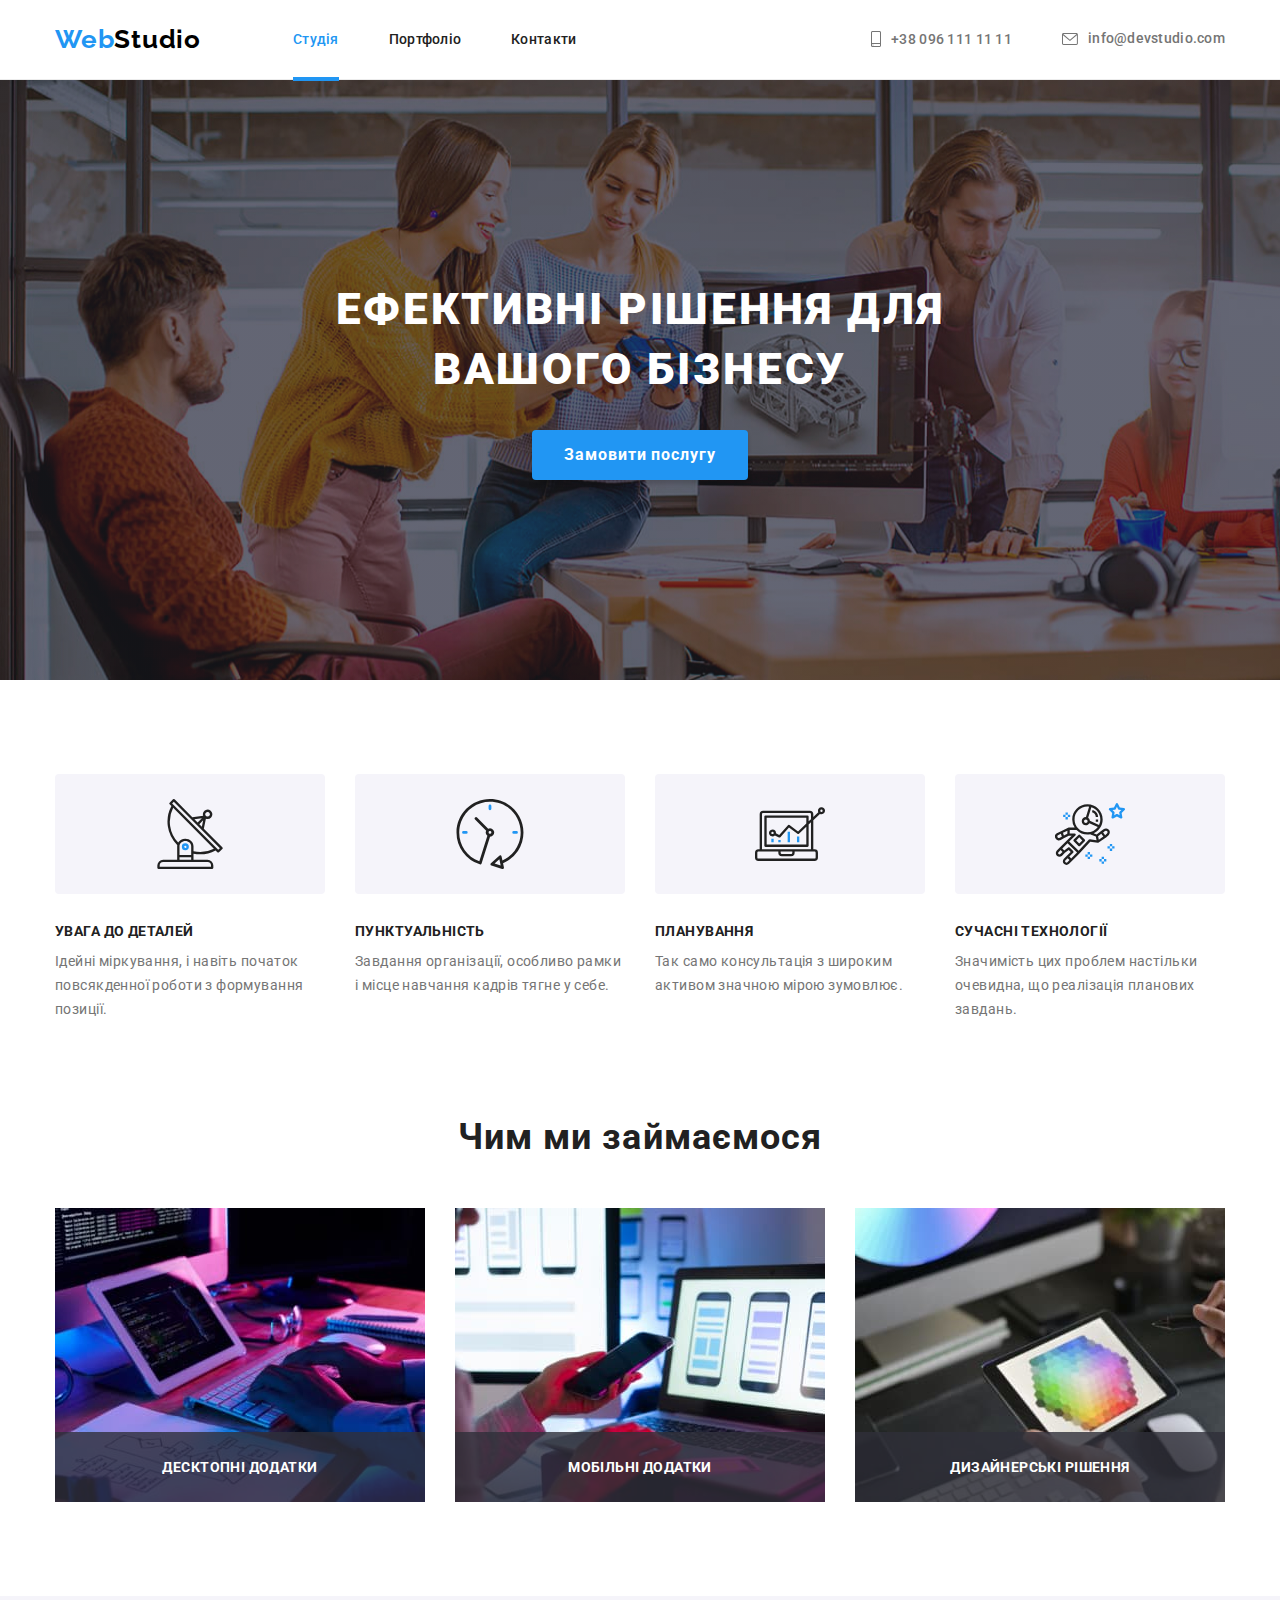
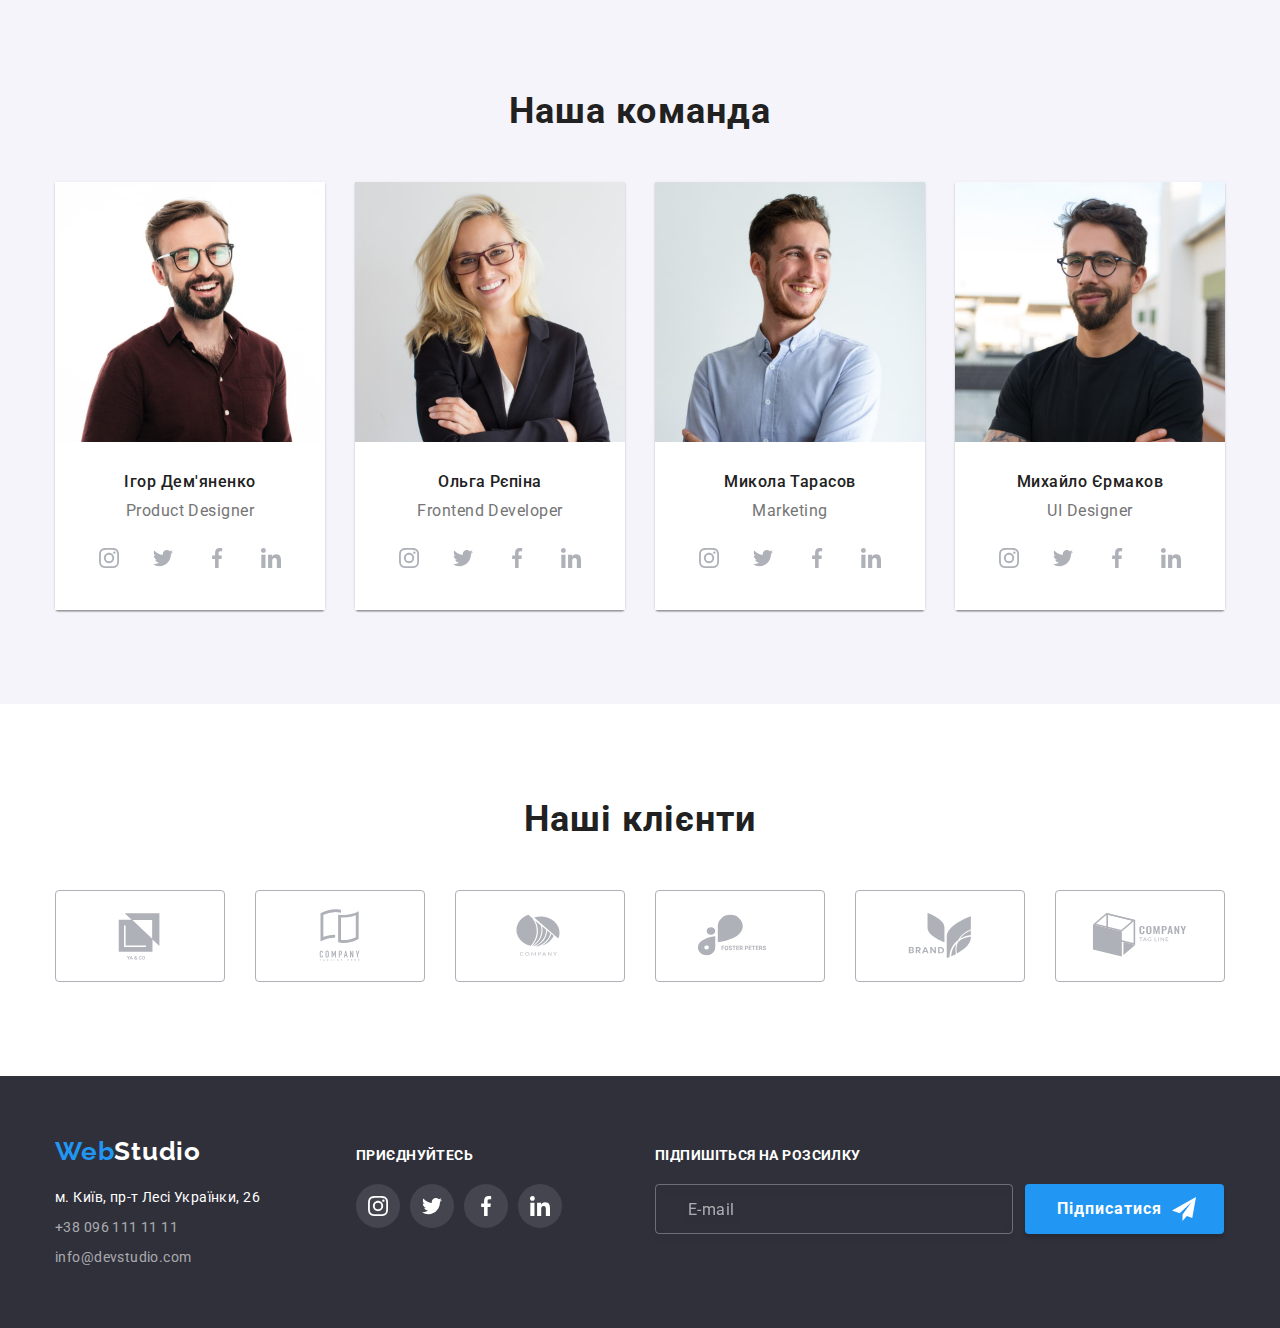
<file: index.html>
<!DOCTYPE html>
<html lang="uk">
  <head>
    <meta charset="UTF-8"/>
    <meta name="viewport" content="width=device-width, initial-scale=1.0"/>
    <title>Головна</title>
    <link
      rel="stylesheet"
      href="https://cdnjs.cloudflare.com/ajax/libs/modern-normalize/1.0.0/modern-normalize.min.css"
    />   
    <link rel="preconnect" href="https://fonts.googleapis.com" />
    <link rel="preconnect" href="https://fonts.gstatic.com" crossorigin />
    <link
      href="https://fonts.googleapis.com/css2?family=Raleway:wght@700&family=Roboto:wght@400;500;700;900&display=swap"
      rel="stylesheet"
    />
    <link href="./css/main.min.css" rel="stylesheet" /> 
  </head>
  <body>
    <header class="head-links">
      <div class="container">
        <nav class="top-menu">
          <a class="logo" href="./index.html">Web<span class="black">Studio</span></a>
          <ul class="list-items">
            <li class="li-relative"><a class="link current" href="">Студія</a></li>
            <li><a class="link" href="./portfolio.html">Портфоліо</a></li>
            <li><a class="link" href="">Контакти</a></li>
          </ul>
        </nav>
        <ul class="list-items">
          <li>
            <a class="link contact" href="tel:+380961111111">
              <svg width="10" height="16" class="icon-contact">
                <use href="./images/sprite.svg#smartphone"></use>
              </svg>
              <span>+38 096 111 11 11</span>
            </a>
          </li>
          <li>
            <a class="link contact" href="mailto:info@devstudio.com">
              <svg width="16" height="12" class="icon-contact">
                <use href="./images/sprite.svg#envelope"></use>
              </svg>
              <span>info@devstudio.com</span>
            </a>
          </li>
        </ul>
      </div>
    </header>
    <main>
      <section class="hero">
        <div class="container">
          <h1 class="main-header">Ефективні рішення для вашого бізнесу</h1>
          <button class="big-button" type="button" data-modal-open>Замовити послугу</button>
        </div>
      </section>
      <section class="section advantages">
        <div class="container">
          <h2 class="advantages__headline visually-hidden">Наші переваги</h2>
          <ul class="list-items advantages__list">
            <li class="advantages__item">
              <div class="advantages__icon-wrapper">
                <svg class="advantages__icon">
                  <use href="./images/sprite.svg#antenna"></use>
                </svg>
              </div>
              <h3 class="advantages__title">УВАГА ДО ДЕТАЛЕЙ</h3>
              <p class="advantages__description">
                Ідейні міркування, і навіть початок повсякденної роботи з формування позиції.
              </p>
            </li>
            <li class="advantages__item">
              <div class="advantages__icon-wrapper">
                <svg class="advantages__icon">
                  <use href="./images/sprite.svg#clock"></use>
                </svg>
              </div>
              <h3 class="advantages__title">ПУНКТУАЛЬНІСТЬ</h3>
              <p class="advantages__description">
                Завдання організації, особливо рамки і місце навчання кадрів тягне у себе.
              </p>
            </li>
            <li class="advantages__item">
              <div class="advantages__icon-wrapper">
                <svg class="advantages__icon">
                  <use href="./images/sprite.svg#screen"></use>
                </svg>
              </div>
              <h3 class="advantages__title">ПЛАНУВАННЯ</h3>
              <p class="advantages__description">
                Так само консультація з широким активом значною мірою зумовлює.
              </p>
            </li>
            <li class="advantages__item">
              <div class="advantages__icon-wrapper">
                <svg class="advantages__icon">
                  <use href="./images/sprite.svg#stars"></use>
                </svg>
              </div>
              <h3 class="advantages__title">СУЧАСНІ ТЕХНОЛОГІЇ</h3>
              <p class="advantages__description">
                Значимість цих проблем настільки очевидна, що реалізація планових завдань.
              </p>
            </li>
          </ul>
        </div>
      </section>
      <section class="section directions">
        <div class="container">
          <h2 class="directions__headline">Чим ми займаємося</h2>
          <ul class="list-items directions__list">
            <li class="directions__item">
              <img
                class="directions_img"
                src="./images/img11.jpg"
                alt="Руки програміста на клавіатурі перед монтітором"
              />
              <div class="directions__label">
                <h2 class="directions__text">Десктопні додатки</h2>
              </div>
            </li>
            <li class="directions__item">
              <img
                class="directions_img"
                src="./images/img21.jpg"
                alt="Програміст тримає смартфон перед монітором ноутбука"
              />
              <div class="directions__label">
                <h2 class="directions__text">Мобільні додатки</h2>
              </div>
            </li>
            <li class="directions__item">
              <img
                class="directions_img"
                src="./images/img31.jpg"
                alt="Руки програміста тримають планшет, на екрані - вибір кольору"
              />
              <div class="directions__label">
                <h2 class="directions__text">Дизайнерські рішення</h2>
              </div>
            </li>
          </ul>
        </div>
      </section>
      <section class="section team">
        <div class="container">
          <h2 class="team__headline">Наша команда</h2>
          <ul class="list-items team__cards">
            <li class="team__card">
              <img class="team__img" src="./images/team11.jpg" alt="Портрет Ігоря" width="270" />
              <div class="team__textbox">
                <h3 class="team__name">Ігор Дем'яненко</h3>
                <p class="team__profession">Product Designer</p>                         
                <ul class="list-items socials ">
                  <li class="socials__item">
                    <a class="socials__link" href="">
                      <svg class="icon-social">
                        <use href="./images/sprite.svg#instagram"></use>
                      </svg>
                    </a>
                  </li>
                  <li>
                    <a class="socials__link" href="">
                      <svg class="icon-social">
                        <use href="./images/sprite.svg#twitter"></use>
                      </svg>
                    </a>
                  </li>
                  <li>
                    <a class="socials__link" href="">
                      <svg class="icon-social">
                        <use href="./images/sprite.svg#facebook"></use>
                      </svg>
                    </a>
                  </li>
                  <li>
                    <a class="socials__link" href="">
                      <svg class="icon-social">
                        <use href="./images/sprite.svg#linkedin"></use>
                      </svg>
                    </a>
                  </li>
                </ul>   
              </div>          
            </li>
            <li class="team__card">
              <img class="team__img" src="./images/team21.jpg" alt="Портрет Ольги" width="270" />
              <div class="team__textbox">
                <h3 class="team__name">Ольга Рєпіна</h3>
                <p class="team__profession">Frontend Developer</p>
                <ul class="list-items socials">
                  <li>
                    <a class="socials__link" href="">
                      <svg class="icon-social">
                        <use href="./images/sprite.svg#instagram"></use>
                      </svg>
                    </a>
                  </li>
                  <li>
                    <a class="socials__link" href="">
                      <svg class="icon-social">
                        <use href="./images/sprite.svg#twitter"></use>
                      </svg>
                    </a>
                  </li>
                  <li>
                    <a class="socials__link" href="">
                      <svg class="icon-social">
                        <use href="./images/sprite.svg#facebook"></use>
                      </svg>
                    </a>
                  </li>
                  <li>
                    <a class="socials__link" href="">
                      <svg class="icon-social">
                        <use href="./images/sprite.svg#linkedin"></use>
                      </svg>
                    </a>
                  </li>
                </ul> 
              </div>           
            </li>             
            <li class="team__card">
              <img class="team__img" src="./images/team31.jpg" alt="Портрет Миколи" width="270" />
              <div class="team__textbox">
                <h3 class="team__name">Микола Тарасов</h3>
                <p class="team__profession">Marketing</p>              
                <ul class="list-items socials">
                  <li>
                    <a class="socials__link" href="">
                      <svg class="icon-social">
                        <use href="./images/sprite.svg#instagram"></use>
                      </svg>
                    </a>
                  </li>
                  <li>
                    <a class="socials__link" href="">
                      <svg class="icon-social">
                        <use href="./images/sprite.svg#twitter"></use>
                      </svg>
                    </a>
                  </li>
                  <li>
                    <a class="socials__link" href="">
                      <svg class="icon-social">
                        <use href="./images/sprite.svg#facebook"></use>
                      </svg>
                    </a>
                  </li>
                  <li>
                    <a class="socials__link" href="">
                      <svg class="icon-social">
                        <use href="./images/sprite.svg#linkedin"></use>
                      </svg>
                    </a>
                  </li>
                </ul>  
              </div>          
            </li>
            <li class="team__card">
              <img class="team__img" src="./images/team41.jpg" alt="Портрет Михайла" width="270" />
              <div class="team__textbox">
                <h3 class="team__name">Михайло Єрмаков</h3>
                <p class="team__profession">UI Designer</p>              
                <ul class="list-items socials">
                  <li>
                    <a class="socials__link" href="">
                      <svg class="icon-social">
                        <use href="./images/sprite.svg#instagram"></use>
                      </svg>
                    </a>
                  </li>
                  <li>
                    <a class="socials__link" href="">
                      <svg class="icon-social ">
                        <use href="./images/sprite.svg#twitter"></use>
                      </svg>
                    </a>
                  </li>
                  <li>
                    <a class="socials__link" href="">
                      <svg class="icon-social ">
                        <use href="./images/sprite.svg#facebook"></use>
                      </svg>
                    </a>
                  </li>
                  <li>
                    <a class="socials__link" href="">
                      <svg class="icon-social ">
                        <use href="./images/sprite.svg#linkedin"></use>
                      </svg>
                    </a>
                  </li>
                </ul>  
              </div>          
            </li>
        </ul>
        </div>
      </section>
      <section class="section clients">
        <div class="container">
          <h2 class="clients__headline">Наші клієнти</h2>
          <ul class="list-items logos">
            <li>
              <a class="client-logo" href="">
                <svg class="icon-logo">
                  <use href="./images/sprite.svg#Logo1"></use>
                </svg>
              </a>
            </li>
            <li>
              <a class="client-logo" href="">
                <svg class="icon-logo">
                  <use href="./images/sprite.svg#Logo2"></use>
                </svg>
              </a>
            </li>
            <li>
              <a class="client-logo" href="">
                <svg class="icon-logo">
                  <use href="./images/sprite.svg#Logo3"></use>
                </svg>
              </a>
            </li>
            <li>
              <a class="client-logo" href="">
                <svg class="icon-logo">
                  <use href="./images/sprite.svg#Logo4"></use>
                </svg>
              </a>
            </li>
            <li>
              <a class="client-logo" href="">
                <svg class="icon-logo">
                  <use href="./images/sprite.svg#Logo5"></use>
                </svg>
              </a>
            </li>
            <li>
              <a class="client-logo" href="">
                <svg class="icon-logo">
                  <use href="./images/sprite.svg#Logo6"></use>
                </svg>
              </a>
            </li>
          </ul>
        </div>
      </section>
    </main>
    <footer class="footer-block">
      <div class="container">
        <div class="footer-left-block">
          <a class="logo" href="./index.html">Web<span class="white">Studio</span></a>
          <address class="address-text">
            <p class="office">м. Київ, пр-т Лесі Українки, 26</p>
            <ul class="list-items">
              <li class="contacts">
                <a class="link" href="tel:+380961111111">+38 096 111 11 11</a>
              </li>
              <li class="contacts">
                <a class="link" href="mailto:info@devstudio.com">info@devstudio.com</a>
              </li>
            </ul>
          </address>
        </div>
        <div class="footer-social">
          <p class="headline-social">Приєднуйтесь</p>
          <ul class="socials list-items footer-social-wrapper">
            <li class="socials__item">
              <a class="socials__link socials__link--grey" href="">
                <svg class="icon-social">
                  <use href="./images/sprite.svg#instagram"></use>
                </svg>
              </a>
            </li>
            <li class="socials__item">
              <a class="socials__link socials__link--grey" href="">
                <svg class="icon-social">
                  <use href="./images/sprite.svg#twitter"></use>
                </svg>
              </a>
            </li>
            <li class="socials__item">
              <a class="socials__link socials__link--grey" href="">
                <svg class="icon-social">
                  <use href="./images/sprite.svg#facebook"></use>
                </svg>
              </a>
            </li>
            <li class="socials__item">
              <a class="socials__link socials__link--grey" href="">
                <svg class="icon-social">
                  <use href="./images/sprite.svg#linkedin"></use>
                </svg>
              </a>
            </li>
          </ul>
        </div>
        <form class="footer-form">
          <p class="headline-social">підпишіться на розсилку</p> 
          <div class="footer-form-wrapper">
            <Label for="email">
              <input type="email" name="email" class="footer-input" id="email" placeholder="E-mail"/>
            </Label>
            <button type="submit" class="big-button big-button--icon">          
              <span class="subscribe">
                Підписатися
                <svg class="icon-send">
                  <use href="./images/sprite.svg#plane"></use>
                </svg>
              </span>
            </button>
          </div>
        </form>
      </div>
    </footer>
    <div class="overlay is-hidden" data-modal>
      <div class="modal">
        <button type="button" class="close-button" data-modal-close>
          <svg class="icon-close">
            <use href="./images/sprite.svg#close"></use>
          </svg>
        </button>
        <form name="form-contacts" class="form-contacts" autocomplete="off" novalidate>
          <h2 class="form-headline">Залиште свої дані, ми вам передзвонимо</h2>
          <div class="input-container">
            <label class="input-label" for="username">Ім'я</label>
            <input type="text" name="username" id="username" class="modal-input">
            <svg class="icon-input">
              <use href="./images/sprite.svg#user"></use>
            </svg>
          </div>
          <div class="input-container">            
            <label class="input-label" for="phone">Телефон</label>
            <input type="tel" name="phone" id="phone" class="modal-input">
            <svg class="icon-input">
              <use href="./images/sprite.svg#phone"></use>
            </svg>
          </div>
          <div class="input-container">            
            <label class="input-label" for="e-mail">Пошта</label>
            <input type="tel" name="email" id="e-mail" class="modal-input">
            <svg class="icon-input">
              <use href="./images/sprite.svg#email"></use>
            </svg>
          </div>
          <label class="input-label" for="comment">Коментар</label>
          <textarea name="comment" id="comment" class="text-comment" rows="5" 
          placeholder="Введіть текст..."></textarea>   
          <div class="agree-container">            
          <label class="agree-label">
            <input type="checkbox" name="agree" class="checkbox" checked/>
            <svg class="icon-check">
              <use href="./images/sprite.svg#check" class="checked"></use>
              <use href="./images/sprite.svg#unchecked" class="unchecked"></use>
            </svg>                    
            <span>
              Погоджуюся з розсилкою та приймаю <a href="" class="simple-link">Умови договору </a>
            </span>
          </label> 
          </div>  
          <button type="submit" class="big-button big-button--send">Відправити</button>               
        </form>
      </div>
    </div>
    <script src="./js/modal.js"></script>
  </body>
</html>
</file>
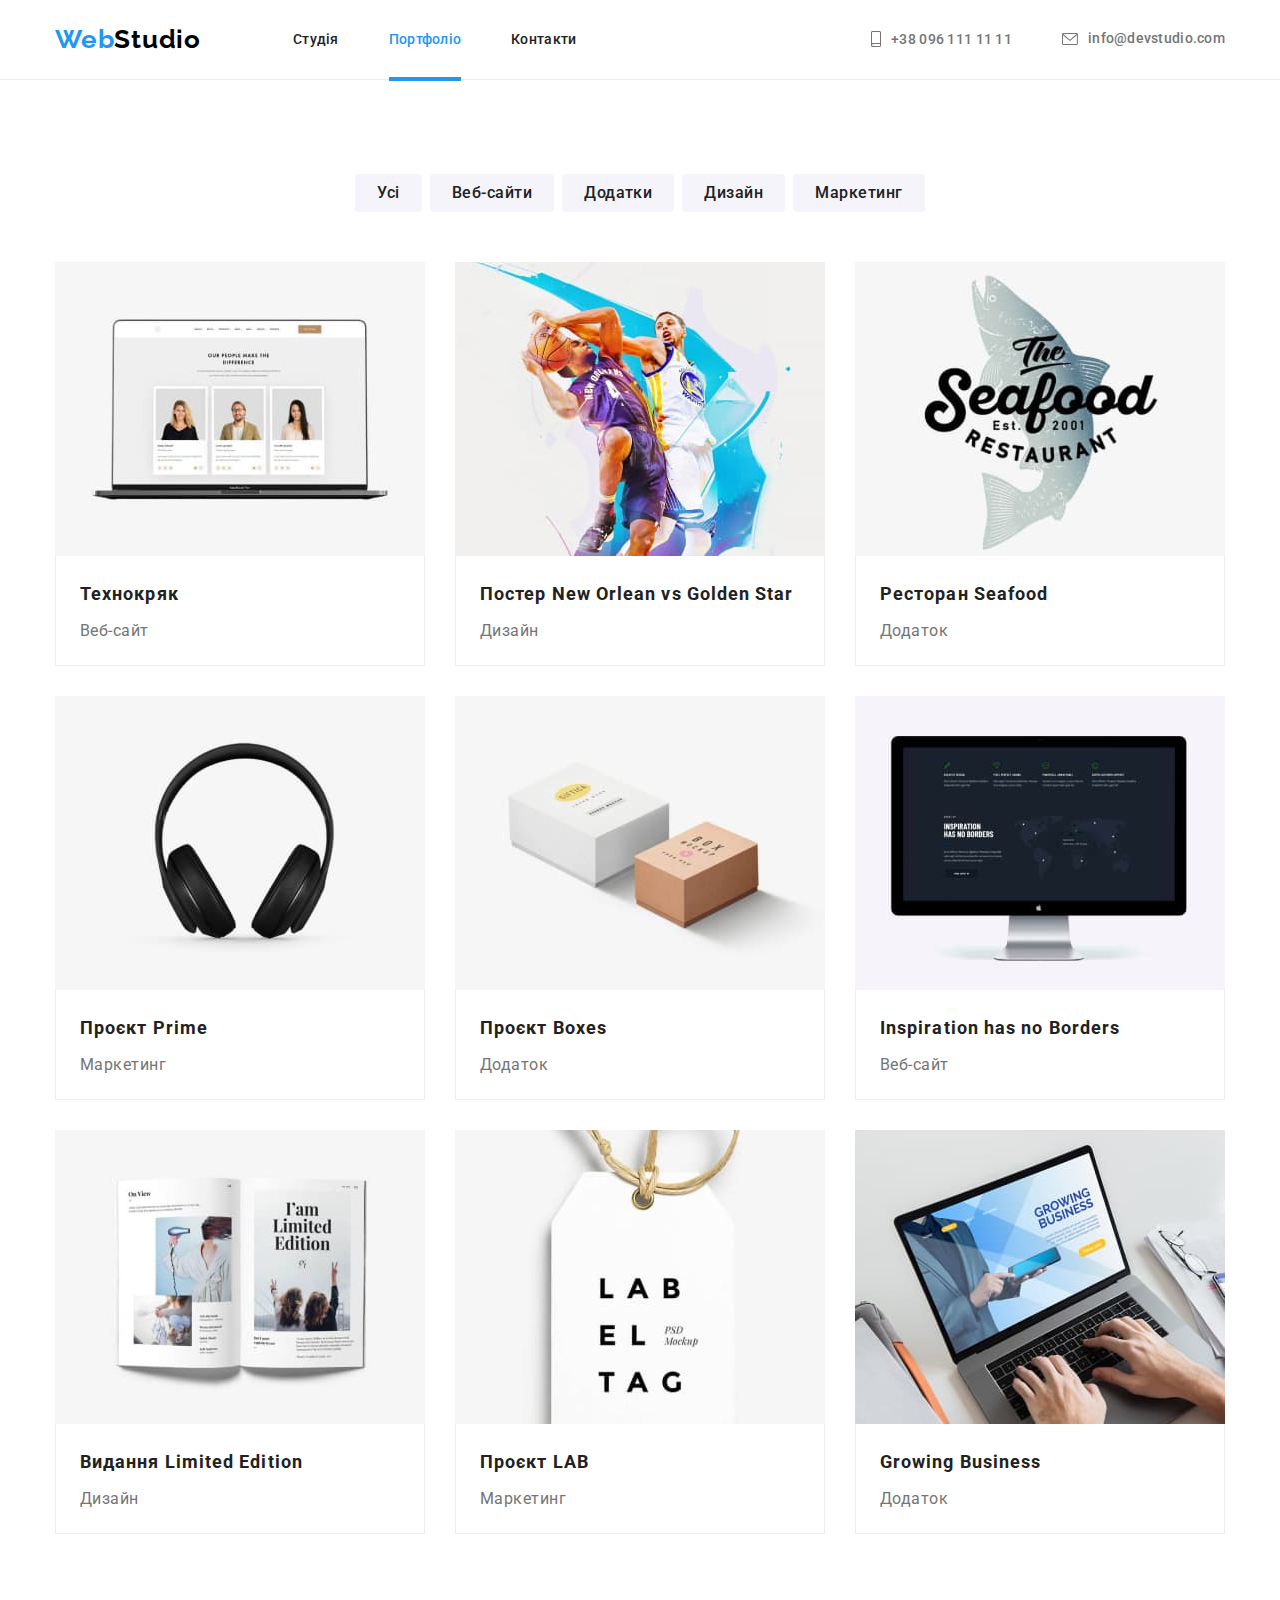
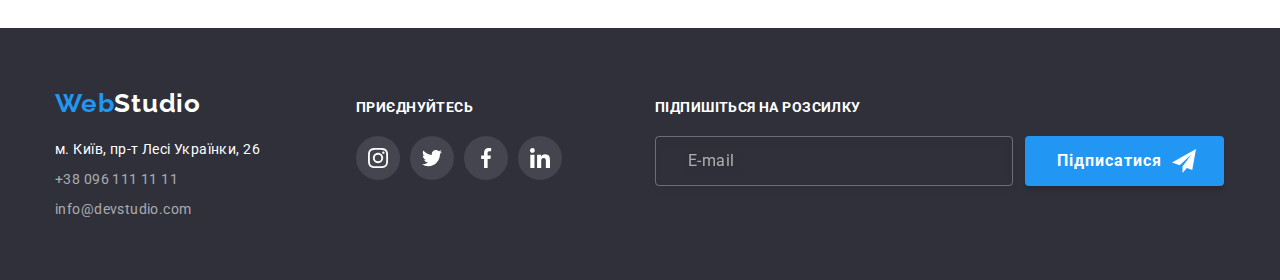
<file: portfolio.html>
<!DOCTYPE html>
<html lang="uk">
  <head>
    <meta charset="UTF-8"/>
    <meta name="viewport" content="width=device-width, initial-scale=1.0"/>
    <title>Портфоліо</title>
    <link
      rel="stylesheet"
      href="https://cdnjs.cloudflare.com/ajax/libs/modern-normalize/1.0.0/modern-normalize.min.css"
    />    
    <link rel="preconnect" href="https://fonts.googleapis.com" />
    <link rel="preconnect" href="https://fonts.gstatic.com" crossorigin />
    <link
      href="https://fonts.googleapis.com/css2?family=Raleway:wght@700&family=Roboto:wght@400;500;700;900&display=swap"
      rel="stylesheet"
    />
    <link href="./css/main.min.css" rel="stylesheet" />   
  </head>
  <body>
    <header class="head-links">
      <div class="container">
        <nav class="top-menu">
          <a class="logo" href="./index.html">Web<span class="black">Studio</span></a>
          <ul class="list-items">
            <li><a class="link" href="./index.html">Студія</a></li>
            <li class="li-relative"><a class="link current" href="">Портфоліо</a></li>
            <li><a class="link" href="">Контакти</a></li>
          </ul>
        </nav>
        <ul class="list-items">
          <li>
            <a class="link contact" href="tel:+380961111111">
              <svg width="10" height="16" class="icon-contact">
                <use href="./images/sprite.svg#smartphone"></use>
              </svg>
              <span>+38 096 111 11 11</span>
            </a>
          </li>
          <li>
            <a class="link contact" href="mailto:info@devstudio.com">
              <svg width="16" height="12" class="icon-contact">
                <use href="./images/sprite.svg#envelope"></use>
              </svg>
              <span>info@devstudio.com</span>
            </a>
          </li>
        </ul>
      </div>
    </header>
    <main>
      <section class="section portfolio">
        <div class="container">
          <h1 class="portfolio__headline visually-hidden">Наші роботи</h1>
          <ul class="list-items filters">
            <li><button class="filter" type="button">Усі</button></li>
            <li><button class="filter" type="button">Веб-сайти</button></li>
            <li><button class="filter" type="button">Додатки</button></li>
            <li><button class="filter" type="button">Дизайн</button></li>
            <li><button class="filter" type="button">Маркетинг</button></li>
          </ul>
          <ul class="list-items gallery">
            <li>
              <a class="card-link" href="">
                <div class="relative-container">
                  <img
                    class="images"
                    src="./images/portfolio/img11.jpg"
                    alt="Екран ноутбука"
                    width="370"
                  />
                  <div class="open-up">
                    <p class="open-up-text">
                      Ресурс пропонує комплексні пропозиції з різним рівнем функціоналу та сервісів. 
                      Все це дозволить відвідувачу отримати вичерпні відомості про 
                      компанію чи приватну особу.</p>
                  </div>                  
                </div>
                <div class="gallery-text">
                  <h2 class="name">Технокряк</h2>
                  <p class="type">Веб-сайт</p>
                </div>
              </a>
            </li>
            <li>
              <a class="card-link" href="">
                <div class="relative-container">
                  <img
                    class="images"
                    src="./images/portfolio/img21.jpg"
                    alt="Два баскетболісти в момент гри"
                    width="370"
                  />
                  <div class="open-up">
                    <p class="open-up-text">
                      Ресурс пропонує комплексні пропозиції з різним рівнем функціоналу та сервісів.
                      Все це дозволить відвідувачу отримати вичерпні відомості про
                      компанію чи приватну особу.</p>
                  </div>
                </div>
                <div class="gallery-text">
                  <h2 class="name">Постер New Orlean vs Golden Star</h2>
                  <p class="type">Дизайн</p>
                </div>                
              </a>
            </li>
            <li>
              <a class="card-link" href="">
                <div class="relative-container">
                  <img
                    class="images"
                    src="./images/portfolio/img31.jpg"
                    alt="Логотип рибного ресторану"
                    width="370"
                  />
                  <div class="open-up">
                    <p class="open-up-text">
                      Ресурс пропонує комплексні пропозиції з різним рівнем функціоналу та сервісів.
                      Все це дозволить відвідувачу отримати вичерпні відомості про
                      компанію чи приватну особу.</p>
                  </div>
                </div>
                <div class="gallery-text">
                  <h2 class="name">Ресторан Seafood</h2>
                  <p class="type">Додаток</p>
                </div>
              </a>
            </li>
            <li>
              <a class="card-link" href="">
                <div class="relative-container">
                  <img
                    class="images"
                    src="./images/portfolio/img41.jpg"
                    alt="Навушники закритого типу"
                    width="370"
                  />
                  <div class="open-up">
                    <p class="open-up-text">
                      Ресурс пропонує комплексні пропозиції з різним рівнем функціоналу та сервісів.
                      Все це дозволить відвідувачу отримати вичерпні відомості про
                      компанію чи приватну особу.</p>
                  </div>
                </div>
                <div class="gallery-text">
                  <h2 class="name">Проєкт Prime</h2>
                  <p class="type">Маркетинг</p>
                </div>
              </a>
            </li>
            <li>
              <a class="card-link" href="">
                <div class="relative-container">
                  <img
                    class="images"
                    src="./images/portfolio/img51.jpg"
                    alt="Дві картонні упаковки"
                    width="370"
                  />
                  <div class="open-up">
                    <p class="open-up-text">
                      Ресурс пропонує комплексні пропозиції з різним рівнем функціоналу та сервісів.
                      Все це дозволить відвідувачу отримати вичерпні відомості про
                      компанію чи приватну особу.</p>
                </div>
                </div>      
                <div class="gallery-text">
                  <h2 class="name">Проєкт Boxes</h2>
                  <p class="type">Додаток</p>
                </div>
              </a>
            </li>
            <li>
              <a class="card-link" href="">
                <div class="relative-container">
                  <img
                    class="images"
                    src="./images/portfolio/img61.jpg"
                    alt="Монітор комп'ютера"
                    width="370"
                  />
                  <div class="open-up">
                    <p class="open-up-text">
                      Ресурс пропонує комплексні пропозиції з різним рівнем функціоналу та сервісів.
                      Все це дозволить відвідувачу отримати вичерпні відомості про
                      компанію чи приватну особу.</p>
                  </div>
                </div>
                <div class="gallery-text">
                  <h2 class="name">Inspiration has no Borders</h2>
                  <p class="type">Веб-сайт</p>
                </div>
              </a>
            </li>
            <li>
              <a class="card-link" href="">
                <div class="relative-container">
                  <img
                    class="images"
                    src="./images/portfolio/img71.jpg"
                    alt="Розкрита книга"
                    width="370"
                  />
                  <div class="open-up">
                    <p class="open-up-text">
                      Ресурс пропонує комплексні пропозиції з різним рівнем функціоналу та сервісів.
                      Все це дозволить відвідувачу отримати вичерпні відомості про
                      компанію чи приватну особу.</p>
                  </div>
                </div>
                <div class="gallery-text">
                  <h2 class="name">Видання Limited Edition</h2>
                  <p class="type">Дизайн</p>
                </div>
              </a>
            </li>
            <li>
              <a class="card-link" href="">
                <div class="relative-container">
                  <img
                    class="images"
                    src="./images/portfolio/img81.jpg"
                    alt="Бірка з написом LAB EL TAG"
                    width="370"
                  />
                  <div class="open-up">
                    <p class="open-up-text">
                      Ресурс пропонує комплексні пропозиції з різним рівнем функціоналу та сервісів.
                      Все це дозволить відвідувачу отримати вичерпні відомості про
                      компанію чи приватну особу.</p>
                  </div>
                </div>
                <div class="gallery-text">
                  <h2 class="name">Проєкт LAB</h2>
                  <p class="type">Маркетинг</p>
                </div>
              </a>
            </li>
            <li>
              <a class="card-link" href="">
                <div class="relative-container">
                  <img
                    class="images"
                    src="./images/portfolio/img91.jpg"
                    alt="Руки на клавіатурі ноутбука"
                    width="370"
                  />
                  <div class="open-up">
                    <p class="open-up-text">
                      Ресурс пропонує комплексні пропозиції з різним рівнем функціоналу та сервісів.
                      Все це дозволить відвідувачу отримати вичерпні відомості про
                      компанію чи приватну особу.</p>
                  </div>
                </div>
                <div class="gallery-text">
                  <h2 class="name">Growing Business</h2>
                  <p class="type">Додаток</p>
                </div>
              </a>
            </li>
          </ul>
        </div>
      </section>
    </main>
    <footer class="footer-block">
      <div class="container">
        <div class="footer-left-block">
          <a class="logo" href="./index.html">Web<span class="white">Studio</span></a>
          <address class="address-text">
            <p class="office">м. Київ, пр-т Лесі Українки, 26</p>
            <ul class="list-items">
              <li class="contacts">
                <a class="link" href="tel:+380961111111">+38 096 111 11 11</a>
              </li>
              <li class="contacts">
                <a class="link" href="mailto:info@devstudio.com">info@devstudio.com</a>
              </li>
            </ul>
          </address>
        </div>
        <div class="footer-social">
          <p class="headline-social">Приєднуйтесь</p>
          <ul class="socials list-items footer-social-wrapper">
            <li class="socials__item">
              <a class="socials__link socials__link--grey" href="">
                <svg class="icon-social">
                  <use href="./images/sprite.svg#instagram"></use>
                </svg>
              </a>
            </li>
            <li class="socials__item">
              <a class="socials__link socials__link--grey" href="">
                <svg class="icon-social">
                  <use href="./images/sprite.svg#twitter"></use>
                </svg>
              </a>
            </li>
            <li class="socials__item">
              <a class="socials__link socials__link--grey" href="">
                <svg class="icon-social">
                  <use href="./images/sprite.svg#facebook"></use>
                </svg>
              </a>
            </li>
            <li class="socials__item">
              <a class="socials__link socials__link--grey" href="">
                <svg class="icon-social">
                  <use href="./images/sprite.svg#linkedin"></use>
                </svg>
              </a>
            </li>
          </ul>
        </div>
        <form class="footer-form">
          <p class="headline-social">підпишіться на розсилку</p> 
          <div class="footer-form-wrapper">
            <Label for="email">
              <input type="email" name="email" class="footer-input" id="email" placeholder="E-mail"/>
            </Label>
            <button type="submit" class="big-button big-button--icon">          
              <span class="subscribe">
                Підписатися
                <svg class="icon-send">
                  <use href="./images/sprite.svg#plane"></use>
                </svg>
              </span>
            </button>
          </div>
        </form>
      </div>
    </footer>
  </body>
</html>
</file>
<file: css/main.min.css>
:root{--transition-speed: 250ms cubic-bezier(0.4, 0, 0.2, 1)}body{font-family:"Roboto","Verdana","Tahoma",sans-serif;color:#757575;background-color:#fff}.visually-hidden{position:absolute;width:1px;height:1px;margin:-1px;border:0;padding:0;white-space:nowrap;-webkit-clip-path:inset(100%);clip-path:inset(100%);clip:rect(0 0 0 0);overflow:hidden}.section{padding:94px 0}.container{margin:auto;width:1200px;padding:0 15px}.relative-container{position:relative;overflow:hidden}.list-items{list-style-type:none;margin:0;padding:0;display:-webkit-box;display:-ms-flexbox;display:flex;-ms-flex-wrap:wrap;flex-wrap:wrap}.link{text-decoration:none;color:#757575;font-size:14px;font-weight:500;line-height:1.14;letter-spacing:.02em;-webkit-transition:color var(--transition-speed);transition:color var(--transition-speed)}.icon-social{width:20px;height:20px;fill:currentColor}h1,h2,h3,h4,h5,h6,p,input{margin:0;padding:0}img{display:block;max-width:100%;height:auto}.head-links{background-color:#fff;width:100%;height:80px;padding:24px 0 25px;border-bottom:1px solid #ececec}.head-links>.container{display:-webkit-box;display:-ms-flexbox;display:flex;-webkit-box-align:center;-ms-flex-align:center;align-items:center}.top-menu{display:-webkit-box;display:-ms-flexbox;display:flex;-webkit-box-align:center;-ms-flex-align:center;align-items:center;gap:93px}.top-menu .link{color:#212121}.top-menu .link.current::after{content:"";display:block;position:absolute;margin-top:28px;width:100%;height:4px;background-color:#2196f3}.li-relative{position:relative}.head-links .list-items{gap:50px;margin-left:auto}.hero{background-image:-webkit-gradient(linear, left top, right top, from(rgba(47, 48, 58, 0.4)), to(rgba(47, 48, 58, 0.4))),url("../images/banner.jpg");background-image:linear-gradient(to right, rgba(47, 48, 58, 0.4), rgba(47, 48, 58, 0.4)),url("../images/banner.jpg");max-width:1600px;margin-left:auto;margin-right:auto;background-color:#2f303a;background-size:cover;padding:200px 0}.hero>.container{text-align:center}.advantages__list{-webkit-box-pack:justify;-ms-flex-pack:justify;justify-content:space-between}.advantages__item{width:270px}.advantages__icon-wrapper{width:270px;height:120px;background-color:#f5f4fa;border-radius:4px;margin-bottom:30px;display:-webkit-box;display:-ms-flexbox;display:flex;-webkit-box-pack:center;-ms-flex-pack:center;justify-content:center;-webkit-box-align:center;-ms-flex-align:center;align-items:center}.advantages__icon{width:70px;height:70px}.advantages__title{font-weight:700;font-size:14px;line-height:1.14;letter-spacing:.03em;text-transform:uppercase;color:#212121;margin-bottom:10px}.advantages__description{font-size:14px;line-height:1.714;letter-spacing:.03em}.directions{padding-top:0}.directions__list{-webkit-box-pack:justify;-ms-flex-pack:justify;justify-content:space-between}.directions__item{position:relative;overflow:hidden}.directions__headline{font-weight:700;font-size:36px;line-height:1.17;text-align:center;letter-spacing:.03em;color:#212121;margin-bottom:50px}.directions__label{position:absolute;bottom:0;background-color:rgba(47,48,58,.8);width:100%;padding:27px}.directions__text{font-size:14px;line-height:1.145;text-align:center;letter-spacing:.03em;text-transform:uppercase;color:#fff}.team{background-color:#f5f4fa}.team__headline{font-weight:700;font-size:36px;line-height:1.17;text-align:center;letter-spacing:.03em;color:#212121;margin-bottom:50px}.team__cards{-webkit-box-pack:justify;-ms-flex-pack:justify;justify-content:space-between}.team__card{background-color:#fff;-webkit-box-shadow:0px 1px 3px rgba(0,0,0,.12),0px 1px 1px rgba(0,0,0,.14),0px 2px 1px rgba(0,0,0,.2);box-shadow:0px 1px 3px rgba(0,0,0,.12),0px 1px 1px rgba(0,0,0,.14),0px 2px 1px rgba(0,0,0,.2);border-radius:0px 0px 4px 4px}.team__textbox{padding:30px 0;background-color:#fff}.team__name{font-weight:500;font-size:16px;line-height:1.2;text-align:center;letter-spacing:.03em;color:#212121;margin-bottom:10px}.team__profession{text-align:center;line-height:1.2;letter-spacing:.03em;margin:0 0 16px}.portfolio{background-color:#fff}.list-items.gallery{-webkit-box-pack:justify;-ms-flex-pack:justify;justify-content:space-between;gap:30px}.footer-block{background-color:#2f303a;padding:60px 0}.footer-block .container{display:-webkit-box;display:-ms-flexbox;display:flex;-webkit-box-align:baseline;-ms-flex-align:baseline;align-items:baseline}.link.contact{display:-webkit-box;display:-ms-flexbox;display:flex;-webkit-box-pack:justify;-ms-flex-pack:justify;justify-content:space-between;-webkit-box-align:center;-ms-flex-align:center;align-items:center;gap:10px}.link.current,.link:hover,.link:focus{color:#2196f3}.icon-contact{fill:currentColor}.socials{display:-webkit-box;display:-ms-flexbox;display:flex;-webkit-box-pack:center;-ms-flex-pack:center;justify-content:center;-webkit-box-align:center;-ms-flex-align:center;align-items:center;gap:10px;background-color:#fff}.socials__link{display:-webkit-box;display:-ms-flexbox;display:flex;-webkit-box-pack:center;-ms-flex-pack:center;justify-content:center;-webkit-box-align:center;-ms-flex-align:center;align-items:center;width:44px;height:44px;border-radius:50%;color:#afb1b8;-webkit-transition:background-color var(--transition-speed),color var(--transition-speed);transition:background-color var(--transition-speed),color var(--transition-speed)}.socials__link:hover,.socials__link:focus{background-color:#2196f3;color:#fff}.socials__link--grey{color:#fff;background-color:rgba(255,255,255,.1);-webkit-transition:background-color var(--transition-speed);transition:background-color var(--transition-speed)}.social__links--grey:hover{background-color:#2196f3}.big-button{background-color:#2196f3;font-weight:700;font-size:16px;line-height:1.875;color:#fff;letter-spacing:.06em;cursor:pointer;padding:10px 32px;border:0;border-radius:4px;-webkit-box-shadow:0px 4px 4px rgba(0,0,0,.15);box-shadow:0px 4px 4px rgba(0,0,0,.15)}.big-button--icon{padding:10px 28px;margin-left:12px}.icon-send{width:24px;height:24px;fill:#fff}.big-button--send{padding:10px 52px;display:block;margin:0 auto}.logo{text-decoration:none;font-size:26px;font-weight:700;line-height:1.192;letter-spacing:.03em;font-family:Raleway,Verdana,Geneva,Tahoma,sans-serif;color:#2196f3;width:145px}.logo>.black{color:#000}.logo>.white{color:#fff}.logos{display:-webkit-box;display:-ms-flexbox;display:flex;-webkit-box-pack:justify;-ms-flex-pack:justify;justify-content:space-between}.clients__headline{font-weight:700;font-size:36px;line-height:1.17;text-align:center;letter-spacing:.03em;color:#212121;margin-bottom:50px}.client-logo{display:-webkit-box;display:-ms-flexbox;display:flex;-webkit-box-pack:center;-ms-flex-pack:center;justify-content:center;-webkit-box-align:center;-ms-flex-align:center;align-items:center;width:170px;height:92px;border:1px solid #afb1b8;border-radius:4px;color:#afb1b8;-webkit-transition:border-color var(--transition-speed),color var(--transition-speed);transition:border-color var(--transition-speed),color var(--transition-speed)}.client-logo:hover,.client-logo:focus{border-color:#2196f3;color:#2196f3}.icon-logo{width:106px;height:60px;fill:currentColor}.main-header{width:696px;margin:0 auto 30px;text-transform:uppercase;font-size:44px;font-weight:900;line-height:1.36;color:#fff;letter-spacing:.06em}.list-items.filters{-webkit-box-pack:center;-ms-flex-pack:center;justify-content:center;gap:8px;margin-bottom:50px}.list-items .filter{font-weight:500;line-height:1.625;letter-spacing:.03em;color:#212121;background-color:#f5f4fa;text-align:center;padding:6px 22px;border-radius:4px;border:0;cursor:pointer;-webkit-transition:color var(--transition-speed),background-color var(--transition-speed),-webkit-box-shadow var(--transition-speed);transition:color var(--transition-speed),background-color var(--transition-speed),-webkit-box-shadow var(--transition-speed);transition:color var(--transition-speed),background-color var(--transition-speed),box-shadow var(--transition-speed);transition:color var(--transition-speed),background-color var(--transition-speed),box-shadow var(--transition-speed),-webkit-box-shadow var(--transition-speed)}.list-items .filter:hover,.list-items .filter:focus{color:#fff;background-color:#2196f3;-webkit-box-shadow:0px 3px 1px rgba(0,0,0,.1),0px 1px 2px rgba(0,0,0,.08),0px 2px 2px rgba(0,0,0,.12);box-shadow:0px 3px 1px rgba(0,0,0,.1),0px 1px 2px rgba(0,0,0,.08),0px 2px 2px rgba(0,0,0,.12)}.card-link{text-decoration:none;color:#757575;display:block;-webkit-transition:-webkit-box-shadow var(--transition-speed);transition:-webkit-box-shadow var(--transition-speed);transition:box-shadow var(--transition-speed);transition:box-shadow var(--transition-speed), -webkit-box-shadow var(--transition-speed)}.card-link:hover{-webkit-box-shadow:0px 1px 1px rgba(0,0,0,.12),0px 4px 4px rgba(0,0,0,.06),1px 4px 6px rgba(0,0,0,.16);box-shadow:0px 1px 1px rgba(0,0,0,.12),0px 4px 4px rgba(0,0,0,.06),1px 4px 6px rgba(0,0,0,.16)}.gallery-text{padding:20px 24px 19px;border:1px solid #eee;border-top:none}.card-link .name{font-weight:700;font-size:18px;line-height:2;color:#212121;letter-spacing:.06em;margin-bottom:4px}.card-link .type{line-height:1.875;letter-spacing:.03em;margin:0}.open-up{position:absolute;background-color:rgba(33,150,243,.9);width:100%;height:100%;-webkit-transform:translateY(0);transform:translateY(0);-webkit-transition:-webkit-transform var(--transition-speed);transition:-webkit-transform var(--transition-speed);transition:transform var(--transition-speed);transition:transform var(--transition-speed), -webkit-transform var(--transition-speed);padding:63px 24px}.card-link:hover .open-up{-webkit-transform:translateY(-100%);transform:translateY(-100%)}.open-up-text{font-size:18px;line-height:1.556;letter-spacing:.03em;color:#fff}.footer-left-block{margin-right:70px}.address-text{font-size:14px;font-style:normal;line-height:1.5;color:#fff;letter-spacing:.03em;text-align:left;margin-top:20px;width:231px}.office{margin:0}.contacts{margin-top:9px}.address-text>.list-items{display:block}.address-text .link{color:rgba(255,255,255,.6);font-weight:normal;line-height:1.5;letter-spacing:.03em;display:inline-block}.address-text .link:hover,.address-text .link:focus{color:#2196f3;-webkit-transition:color var(--transition-speed);transition:color var(--transition-speed)}.footer-social{margin-right:93px}.footer-social-wrapper{display:-webkit-box;display:-ms-flexbox;display:flex;gap:10px;-ms-flex-wrap:nowrap;flex-wrap:nowrap;background-color:#2f303a}.headline-social{font-weight:700;font-size:14px;line-height:1.14;letter-spacing:.03em;text-transform:uppercase;color:#fff;margin-bottom:20px}.footer-form-wrapper{display:-webkit-box;display:-ms-flexbox;display:flex}.footer-input{width:358px;height:50px;background-color:rgba(0,0,0,0);border:1px solid rgba(255,255,255,.3);-webkit-filter:drop-shadow(0px 4px 4px rgba(0, 0, 0, 0.15));filter:drop-shadow(0px 4px 4px rgba(0, 0, 0, 0.15));border-radius:4px;padding:0 16px;color:#fff}.footer-input::-webkit-input-placeholder{padding-left:16px;font-weight:400;font-size:16px;line-height:20px;letter-spacing:.03em;color:rgba(255,255,255,.6)}.footer-input::-moz-placeholder{padding-left:16px;font-weight:400;font-size:16px;line-height:20px;letter-spacing:.03em;color:rgba(255,255,255,.6)}.footer-input:-ms-input-placeholder{padding-left:16px;font-weight:400;font-size:16px;line-height:20px;letter-spacing:.03em;color:rgba(255,255,255,.6)}.footer-input::-ms-input-placeholder{padding-left:16px;font-weight:400;font-size:16px;line-height:20px;letter-spacing:.03em;color:rgba(255,255,255,.6)}.footer-input::placeholder{padding-left:16px;font-weight:400;font-size:16px;line-height:20px;letter-spacing:.03em;color:rgba(255,255,255,.6)}.subscribe{display:-webkit-box;display:-ms-flexbox;display:flex;-webkit-box-align:center;-ms-flex-align:center;align-items:center;gap:10px;padding-left:4px}.overlay{position:fixed;top:0;width:100%;height:100%;background-color:rgba(0,0,0,.2)}.overlay.is-hidden{opacity:0;pointer-events:none}.overlay.is-hidden .modal{opacity:0;-webkit-transform:translate(-50%, 70%) scale(0.1);transform:translate(-50%, 70%) scale(0.1)}.modal{position:absolute;top:50%;left:50%;width:528px;height:581px;padding:40px;background-color:#fff;-webkit-transform:translate(-50%, -50%) scale(1);transform:translate(-50%, -50%) scale(1);-webkit-box-shadow:0px 1px 3px rgba(0,0,0,.12),0px 1px 1px rgba(0,0,0,.14),0px 2px 1px rgba(0,0,0,.2);box-shadow:0px 1px 3px rgba(0,0,0,.12),0px 1px 1px rgba(0,0,0,.14),0px 2px 1px rgba(0,0,0,.2);border-radius:4px;opacity:1;-webkit-transition:opacity var(--transition-speed),-webkit-transform var(--transition-speed);transition:opacity var(--transition-speed),-webkit-transform var(--transition-speed);transition:transform var(--transition-speed),opacity var(--transition-speed);transition:transform var(--transition-speed),opacity var(--transition-speed),-webkit-transform var(--transition-speed)}.close-button{position:absolute;display:-webkit-box;display:-ms-flexbox;display:flex;-webkit-box-align:center;-ms-flex-align:center;align-items:center;-webkit-box-pack:center;-ms-flex-pack:center;justify-content:center;top:8px;right:8px;padding:0;width:30px;height:30px;background:#fff;border:1px solid rgba(0,0,0,.1);border-radius:50%;cursor:pointer}.close-button:hover{color:#2196f3}.icon-close{width:18px;height:18px;fill:currentColor}.form-contacts{margin-top:2px}.form-headline{font-size:20px;line-height:1.15;text-align:center;letter-spacing:.03em;color:#212121;margin-bottom:12px}.input-container{position:relative;margin-bottom:10px}.modal-input{display:block;width:448px;height:40px;padding-left:42px;border:1px solid rgba(33,33,33,.2);border-radius:4px;color:#212121}.modal-input:hover,.modal-input:focus{border-color:#2196f3}.modal-input:hover~.icon-input{fill:#2196f3}.modal-input:focus~.icon-input{fill:#2196f3}.input-label{display:block;margin-bottom:4px;font-weight:400;font-size:12px;line-height:14px;letter-spacing:.01em;color:#757575}.icon-input{position:absolute;display:block;left:12px;bottom:11px;width:18px;height:18px;fill:#212121}.text-comment{display:block;width:448px;height:120px;padding:11px 15px;border:1px solid rgba(33,33,33,.2);border-radius:4px;resize:none}.text-comment::-webkit-input-placeholder{font-weight:400;font-size:12px;line-height:1.167;letter-spacing:.01em;color:rgba(117,117,117,.5)}.text-comment::-moz-placeholder{font-weight:400;font-size:12px;line-height:1.167;letter-spacing:.01em;color:rgba(117,117,117,.5)}.text-comment:-ms-input-placeholder{font-weight:400;font-size:12px;line-height:1.167;letter-spacing:.01em;color:rgba(117,117,117,.5)}.text-comment::-ms-input-placeholder{font-weight:400;font-size:12px;line-height:1.167;letter-spacing:.01em;color:rgba(117,117,117,.5)}.text-comment::placeholder{font-weight:400;font-size:12px;line-height:1.167;letter-spacing:.01em;color:rgba(117,117,117,.5)}.text-comment:hover,.text-comment:focus{border-color:#2196f3}.agree-container{display:-webkit-box;display:-ms-flexbox;display:flex;-webkit-box-pack:center;-ms-flex-pack:center;justify-content:center;margin:20px 0 30px}.agree-label{display:-webkit-box;display:-ms-flexbox;display:flex;-webkit-box-align:center;-ms-flex-align:center;align-items:center;align-items:center;gap:7px;font-weight:400;font-size:14px;line-height:1.714;letter-spacing:.03em;color:#757575}.checkbox{-webkit-appearance:none;-moz-appearance:none;appearance:none;position:absolute}.icon-check{width:16px;height:15px;fill:#fff;-webkit-transition:background-color var(--transition-speed),border-radius var(--transition-speed);transition:background-color var(--transition-speed),border-radius var(--transition-speed)}.checkbox:checked+.icon-check{background-color:#2196f3;border-radius:2px}.checkbox:checked+.icon-check .unchecked{opacity:0}.icon-check .unchecked{-webkit-transition:opacity var(--transition-speed);transition:opacity var(--transition-speed)}.simple-link{color:#2196f3;text-underline-position:under}/*# sourceMappingURL=main.min.css.map */
</file>
